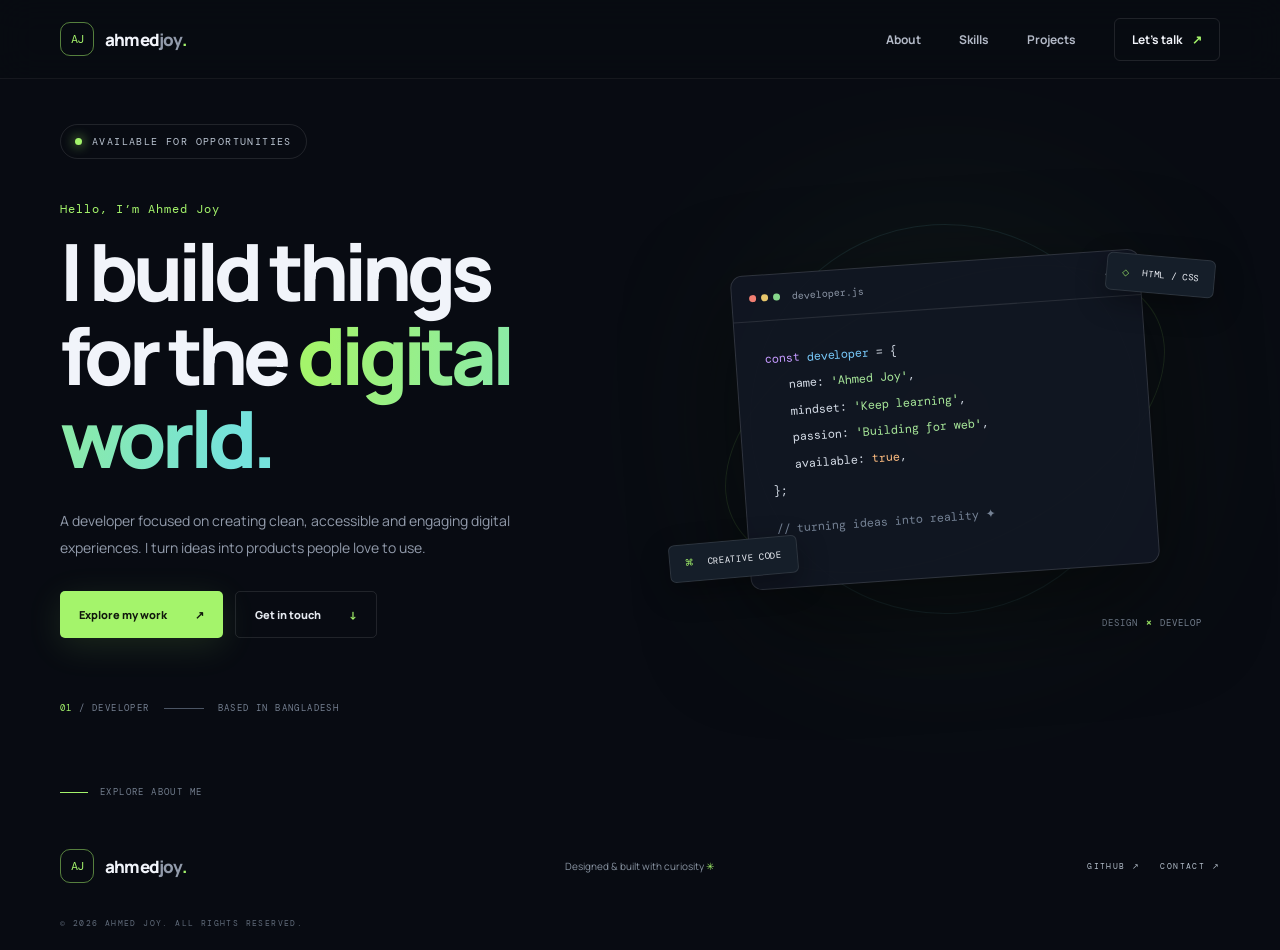
<file: index.html>
<!doctype html>
<html lang="en">
<head>
  <meta charset="UTF-8">
  <meta name="viewport" content="width=device-width, initial-scale=1.0">
  <meta name="theme-color" content="#080b12">
  <meta name="description" content="Ahmed Joy — developer crafting thoughtful digital experiences, modern websites and useful applications.">
  <title>Ahmed Joy — Developer & Creator</title>
  <link rel="preconnect" href="https://fonts.googleapis.com">
  <link rel="preconnect" href="https://fonts.gstatic.com" crossorigin>
  <link href="https://fonts.googleapis.com/css2?family=DM+Mono:wght@400;500&family=Manrope:wght@400;500;600;700;800&display=swap" rel="stylesheet">
  <link rel="stylesheet" href="styles.css">
  <script defer src="script.js"></script>
</head>
<body>
  <div class="scroll-progress" aria-hidden="true"></div>
  <header class="site-header">
    <nav class="nav container" aria-label="Main navigation">
      <a class="brand" href="index.html" aria-label="Ahmed Joy home"><span class="brand-mark">AJ</span><span>ahmed<span class="muted">joy</span><i>.</i></span></a>
      <button class="menu-toggle" aria-label="Open navigation" aria-expanded="false"><span></span><span></span></button>
      <div class="nav-links">
        <a href="about.html">About</a><a href="skills.html">Skills</a><a href="projects.html">Projects</a><a href="contact.html" class="nav-cta">Let’s talk <span>↗</span></a>
      </div>
    </nav>
  </header>

  <main>
    <section class="hero container" id="home">
      <div class="hero-copy">
        <div class="eyebrow"><span class="status-dot"></span> AVAILABLE FOR OPPORTUNITIES</div>
        <p class="hero-kicker">Hello, I’m Ahmed Joy</p>
        <h1>I build things<br>for the <span class="gradient-text">digital world.</span></h1>
        <p class="hero-description">A developer focused on creating clean, accessible and engaging digital experiences. I turn ideas into products people love to use.</p>
        <div class="hero-actions"><a class="button button-primary" href="projects.html">Explore my work <span>↗</span></a><a class="button button-ghost" href="contact.html">Get in touch <span>↓</span></a></div>
        <div class="hero-meta"><span><b>01</b> / DEVELOPER</span><span class="meta-line"></span><span>BASED IN BANGLADESH</span></div>
      </div>
      <div class="hero-art" aria-label="Abstract developer illustration">
        <div class="orbit orbit-one"></div><div class="orbit orbit-two"></div>
        <div class="glow"></div>
        <div class="code-card">
          <div class="code-top"><div class="window-dots"><i></i><i></i><i></i></div><span>developer.js</span><span class="code-menu">•••</span></div>
          <div class="code-body"><p><span class="code-purple">const</span> <span class="code-blue">developer</span> = {</p><p class="indent">name: <span class="code-green">'Ahmed Joy'</span>,</p><p class="indent">mindset: <span class="code-green">'Keep learning'</span>,</p><p class="indent">passion: <span class="code-green">'Building for web'</span>,</p><p class="indent">available: <span class="code-orange">true</span>,</p><p>};</p><p class="code-comment">// turning ideas into reality ✦</p><div class="terminal-cursor"></div></div>
        </div>
        <div class="floating-chip chip-html"><span>◇</span> HTML / CSS</div><div class="floating-chip chip-code"><span>⌘</span> CREATIVE CODE</div>
        <div class="hero-stamp"><span>DESIGN</span><b>×</b><span>DEVELOP</span></div>
      </div>
      <a class="scroll-hint" href="about.html"><span></span> EXPLORE ABOUT ME</a>
    </section>

    
  </main>
  <footer class="footer"><div class="container footer-inner"><a class="brand" href="index.html"><span class="brand-mark">AJ</span><span>ahmed<span class="muted">joy</span><i>.</i></span></a><p>Designed & built with curiosity <span>✳</span></p><div class="social-links"><a href="https://github.com/Ahmed-joy" target="_blank" rel="noreferrer">GITHUB ↗</a><a href="contact.html">CONTACT ↗</a></div><small>© <span id="year"></span> AHMED JOY. ALL RIGHTS RESERVED.</small></div></footer>
</body>
</html>
</file>
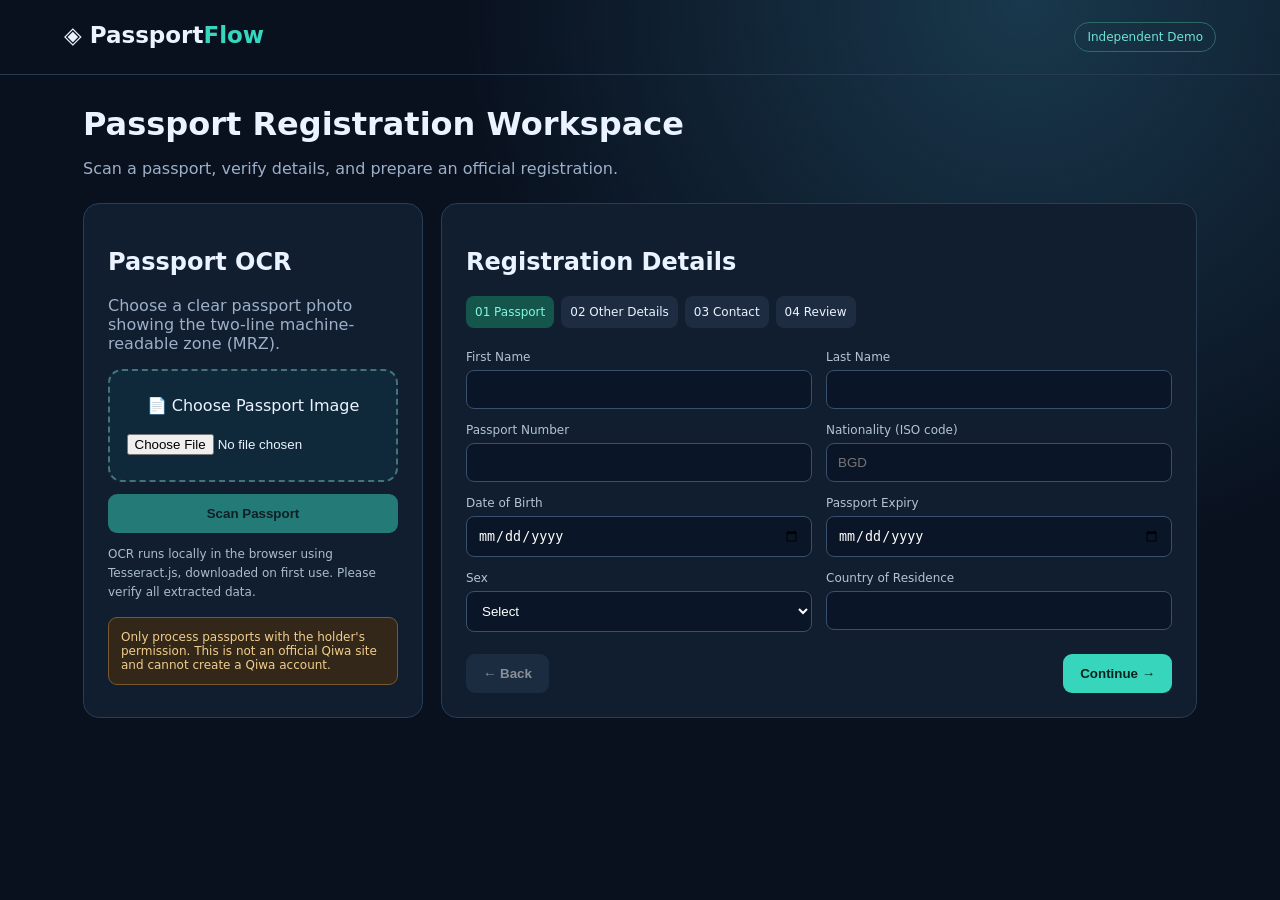
<file: passportflow/index.html>
<!doctype html>
<html lang="en"><meta charset="utf-8"><meta name="viewport" content="width=device-width,initial-scale=1">
<title>PassportFlow | Registration Workspace</title>
<style>
:root{font-family:Inter,system-ui,Arial;background:#09111f;color:#eaf3ff}*{box-sizing:border-box}body{margin:0;background:radial-gradient(circle at 80% 0,#19384c,transparent 45%),#09111f}header{padding:22px 5%;border-bottom:1px solid #283b50;display:flex;justify-content:space-between}header strong{font-size:23px}header em{color:#36d6bf;font-style:normal}.tag{color:#71e2d0;border:1px solid #2e6a64;border-radius:30px;padding:7px 12px;font-size:12px}main{max-width:1150px;margin:30px auto;padding:0 18px}h1{font-size:32px;margin-bottom:8px}p,.muted{color:#9db0c8}.layout{display:grid;grid-template-columns:340px 1fr;gap:18px;margin-top:25px}.panel{background:#101e30;border:1px solid #293d55;border-radius:16px;padding:24px}.upload{display:block;border:2px dashed #44737b;border-radius:14px;text-align:center;padding:25px 12px;cursor:pointer;background:#10293a}input[type=file]{max-width:100%}#preview{display:none;max-width:100%;max-height:200px;margin:14px auto;border-radius:8px}.steps{display:flex;gap:7px;flex-wrap:wrap;margin:16px 0 22px}.steps span{font-size:12px;padding:9px;background:#1d2c41;border-radius:8px}.steps .active{background:#14554c;color:#83f7df}.fields{display:grid;grid-template-columns:repeat(2,minmax(0,1fr));gap:14px}.field label{display:block;font-size:12px;color:#b4c3d6;margin-bottom:6px}.field input,.field select{width:100%;background:#0a1627;border:1px solid #38506b;color:#fff;padding:11px;border-radius:8px}.wide{grid-column:1/-1}.hidden{display:none!important}button,.button{background:#38d5bd;color:#09231e;border:0;border-radius:9px;padding:12px 17px;font-weight:750;cursor:pointer;text-decoration:none;display:inline-block}button:disabled{opacity:.5}.secondary{background:#293b50;color:#fff}.actions{display:flex;justify-content:space-between;margin-top:22px}.notice{font-size:12px;color:#aabbd0;line-height:1.6}.warn{background:#332719;border:1px solid #79582d;border-radius:9px;padding:12px;color:#f0ce8d;font-size:12px;margin-top:15px}.summary div{padding:9px 0;border-bottom:1px solid #283b50;overflow-wrap:anywhere}.summary b{display:inline-block;min-width:145px;color:#a7bbd2}@media(max-width:800px){.layout{grid-template-columns:1fr}}@media(max-width:500px){.fields{grid-template-columns:1fr}header{align-items:center}h1{font-size:25px}}
</style>
<header><strong>◈ Passport<em>Flow</em></strong><span class="tag">Independent Demo</span></header>
<main><h1>Passport Registration Workspace</h1><p>Scan a passport, verify details, and prepare an official registration.</p>
<div class="layout"><section class="panel"><h2>Passport OCR</h2><p class="muted">Choose a clear passport photo showing the two-line machine-readable zone (MRZ).</p><label class="upload">📄 Choose Passport Image<br><br><input id="file" type="file" accept="image/png,image/jpeg,image/webp"></label><img id="preview" alt="Passport preview"><button id="scan" style="width:100%;margin-top:12px" disabled>Scan Passport</button><p id="status" class="notice">OCR runs locally in the browser using Tesseract.js, downloaded on first use. Please verify all extracted data.</p><div class="warn">Only process passports with the holder's permission. This is not an official Qiwa site and cannot create a Qiwa account.</div></section>
<section class="panel"><h2>Registration Details</h2><div class="steps" id="steps"><span class="active">01 Passport</span><span>02 Other Details</span><span>03 Contact</span><span>04 Review</span></div>
<div id="page0" class="fields"><div class="field"><label>First Name</label><input id="first"></div><div class="field"><label>Last Name</label><input id="last"></div><div class="field"><label>Passport Number</label><input id="passport"></div><div class="field"><label>Nationality (ISO code)</label><input id="nationality" placeholder="BGD"></div><div class="field"><label>Date of Birth</label><input type="date" id="dob"></div><div class="field"><label>Passport Expiry</label><input type="date" id="expiry"></div><div class="field"><label>Sex</label><select id="sex"><option value="">Select</option><option>Male</option><option>Female</option><option>Unspecified</option></select></div><div class="field"><label>Country of Residence</label><input id="residence"></div></div>
<div id="page1" class="fields hidden"><div class="field wide"><label>Personal Photo</label><input id="photo" type="file" accept="image/*"></div><div class="field"><label>ID Number</label><input id="idNumber"></div><div class="field"><label>Education Level</label><select id="education"><option value="">Select</option><option>Unlearned</option><option>Learned (Can read and write)</option><option>Primary</option><option>Middle</option><option>Secondary</option><option>Diploma or more</option></select></div><div class="field"><label>Experience</label><select id="experience"><option value="">Select</option><option>Less than 3 years</option><option>3 - 5 years</option><option>More than 5 years</option><option>No experience</option></select></div><div class="field"><label>Training / Certifications</label><select id="training"><option>No certifications or training</option><option>BMET</option><option>NSDC</option><option>NAVTTC</option><option>Other</option></select></div></div>
<div id="page2" class="fields hidden"><div class="field wide"><label>Generated Email</label><input id="email" readonly></div><div class="field wide"><label>Generated Password (insecure pattern)</label><input id="password" readonly></div><div class="field wide"><label>Phone (optional)</label><input id="phone"></div><label class="wide"><input type="checkbox" id="consent"> I have permission to process this passport and reviewed its details.</label></div>
<div id="page3" class="hidden"><div id="summary" class="summary"></div><div class="warn">No Qiwa submission is performed. Complete CAPTCHA and email OTP on the official site.</div><button id="copy" class="secondary" style="margin-top:14px">Copy Data (no password)</button> <a class="button" href="https://svp-international.qiwa.sa/auth/register?role=labor" target="_blank" rel="noopener noreferrer">Open Qiwa ↗</a></div>
<div class="actions"><button id="back" class="secondary" disabled>← Back</button><button id="next">Continue →</button></div></section></div></main>
<script>
const $=id=>document.getElementById(id);let page=0,file;const ids=['first','last','passport','nationality','dob','expiry','sex','residence','idNumber','education','experience','training','email','password','phone'];const val=id=>$(id).value.trim();
function credentials(){let p=val('passport').toUpperCase().replace(/\s/g,'');$('email').value=p?p.toLowerCase()+'@yopmail.com':'';$('password').value=p&&val('first')?p+'@'+val('first')[0].toUpperCase():''}
['first','passport'].forEach(id=>$(id).addEventListener('input',credentials));
function show(){for(let i=0;i<4;i++)$('page'+i).classList.toggle('hidden',i!==page);document.querySelectorAll('#steps span').forEach((e,i)=>e.classList.toggle('active',i===page));$('back').disabled=page===0;$('next').classList.toggle('hidden',page===3);credentials();if(page===3){let rows=ids.filter(x=>x!=='password').map(x=>[x,val(x)]);$('summary').replaceChildren(...rows.map(([k,v])=>{let d=document.createElement('div'),b=document.createElement('b');b.textContent=k+': ';d.append(b,document.createTextNode(v||'—'));return d}))}}
$('next').onclick=()=>{if(page===2&&!$('consent').checked)return alert('Please confirm consent.');page=Math.min(page+1,3);show()};$('back').onclick=()=>{page=Math.max(0,page-1);show()};
$('copy').onclick=async()=>{try{await navigator.clipboard.writeText(ids.filter(x=>x!=='password').map(x=>x+': '+val(x)).join('\n'));alert('Copied without password')}catch{alert('Clipboard access unavailable')}};
$('file').onchange=e=>{file=e.target.files[0];$('scan').disabled=!file;if(file){let r=new FileReader;r.onload=()=>{$('preview').src=r.result;$('preview').style.display='block'};r.readAsDataURL(file)}};
function date6(s,expiry=false){if(!/^\d{6}$/.test(s))return '';let y=+s.slice(0,2),now=new Date().getFullYear(),year=Math.floor(now/100)*100+y;if(!expiry&&year>now)year-=100;if(expiry&&year<now-10)year+=100;return year+'-'+s.slice(2,4)+'-'+s.slice(4,6)}
function parseMRZ(t){let lines=t.toUpperCase().split(/\r?\n/).map(s=>s.replace(/\s/g,'').replace(/[^A-Z0-9<]/g,'')).filter(s=>s.length>=40);let i=lines.findIndex(s=>s.startsWith('P<'));if(i<0||!lines[i+1])throw Error('Passport MRZ not found. Please enter fields manually.');let a=lines[i].padEnd(44,'<'),b=lines[i+1].padEnd(44,'<'),n=a.slice(5).split('<<');$('last').value=(n[0]||'').replace(/</g,' ').trim();$('first').value=n.slice(1).join(' ').replace(/</g,' ').trim();$('passport').value=b.slice(0,9).replace(/</g,'');$('nationality').value=b.slice(10,13).replace(/</g,'');$('dob').value=date6(b.slice(13,19));$('expiry').value=date6(b.slice(21,27),true);$('sex').value=b[20]==='M'?'Male':b[20]==='F'?'Female':'Unspecified';credentials()}
$('scan').onclick=async()=>{if(!file)return;$('scan').disabled=true;$('status').textContent='Reading passport…';try{if(!window.Tesseract)await new Promise((ok,no)=>{let s=document.createElement('script');s.src='https://cdn.jsdelivr.net/npm/tesseract.js@5/dist/tesseract.min.js';s.onload=ok;s.onerror=()=>no(Error('OCR library could not load'));document.head.append(s)});let worker=await Tesseract.createWorker('eng');try{let r=await worker.recognize(file);parseMRZ(r.data.text)}finally{await worker.terminate()}$('status').textContent='OCR complete. Verify all fields.';page=0;show()}catch(e){$('status').textContent=e.message}finally{$('scan').disabled=false}};show();
</script></html>
</file>
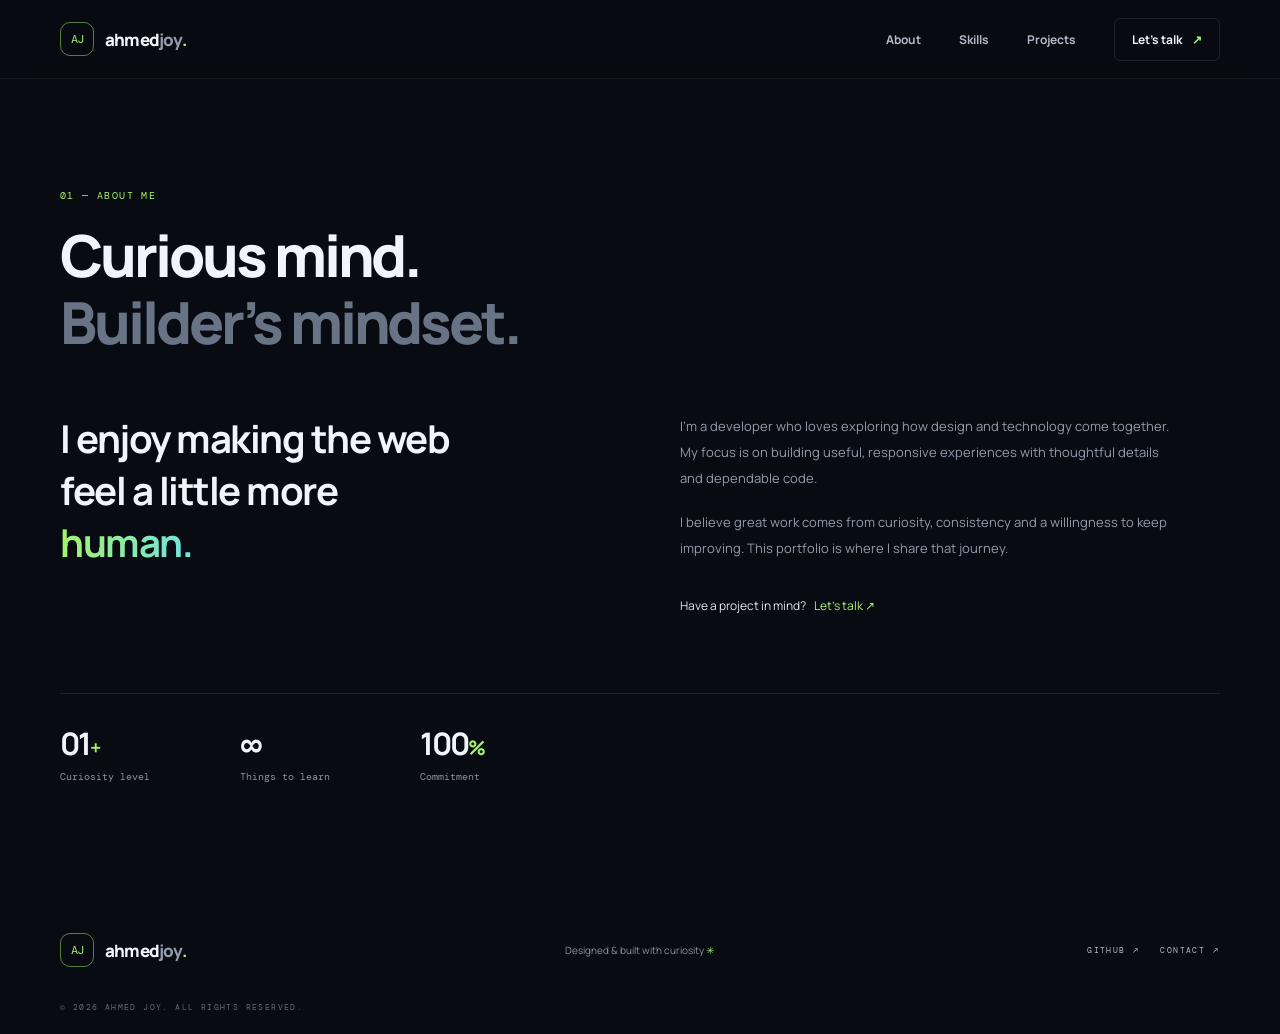
<file: about.html>
<!doctype html><html lang="en"><head><meta charset="UTF-8"><meta name="viewport" content="width=device-width, initial-scale=1"><meta name="theme-color" content="#080b12"><meta name="description" content="About — Ahmed Joy developer portfolio"><title>About | Ahmed Joy</title><link rel="preconnect" href="https://fonts.googleapis.com"><link rel="preconnect" href="https://fonts.gstatic.com" crossorigin><link href="https://fonts.googleapis.com/css2?family=DM+Mono:wght@400;500&family=Manrope:wght@400;500;600;700;800&display=swap" rel="stylesheet"><link rel="stylesheet" href="styles.css"><script defer src="script.js"></script></head><body><div class="scroll-progress" aria-hidden="true"></div><header class="site-header">
    <nav class="nav container" aria-label="Main navigation">
      <a class="brand" href="index.html" aria-label="Ahmed Joy home"><span class="brand-mark">AJ</span><span>ahmed<span class="muted">joy</span><i>.</i></span></a>
      <button class="menu-toggle" aria-label="Open navigation" aria-expanded="false"><span></span><span></span></button>
      <div class="nav-links">
        <a href="about.html">About</a><a href="skills.html">Skills</a><a href="projects.html">Projects</a><a href="contact.html" class="nav-cta">Let’s talk <span>↗</span></a>
      </div>
    </nav>
  </header><main class="inner-page"><section class="section container" id="about">
      <div class="section-heading"><p class="section-index">01 — ABOUT ME</p><h2>Curious mind.<br><span class="muted-heading">Builder’s mindset.</span></h2></div>
      <div class="about-grid"><div class="about-lead"><p class="large-copy">I enjoy making the web feel a little more <span class="gradient-text">human.</span></p></div><div class="about-text"><p>I’m a developer who loves exploring how design and technology come together. My focus is on building useful, responsive experiences with thoughtful details and dependable code.</p><p>I believe great work comes from curiosity, consistency and a willingness to keep improving. This portfolio is where I share that journey.</p><a class="text-link" href="contact.html">Have a project in mind? <span>Let’s talk ↗</span></a></div></div>
      <div class="stats-row"><div><strong>01<span>+</span></strong><small>Curiosity level</small></div><div><strong>∞</strong><small>Things to learn</small></div><div><strong>100<span>%</span></strong><small>Commitment</small></div></div>
    </section></main><footer class="footer"><div class="container footer-inner"><a class="brand" href="index.html"><span class="brand-mark">AJ</span><span>ahmed<span class="muted">joy</span><i>.</i></span></a><p>Designed & built with curiosity <span>✳</span></p><div class="social-links"><a href="https://github.com/Ahmed-joy" target="_blank" rel="noreferrer">GITHUB ↗</a><a href="contact.html">CONTACT ↗</a></div><small>© <span id="year"></span> AHMED JOY. ALL RIGHTS RESERVED.</small></div></footer></body></html>
</file>
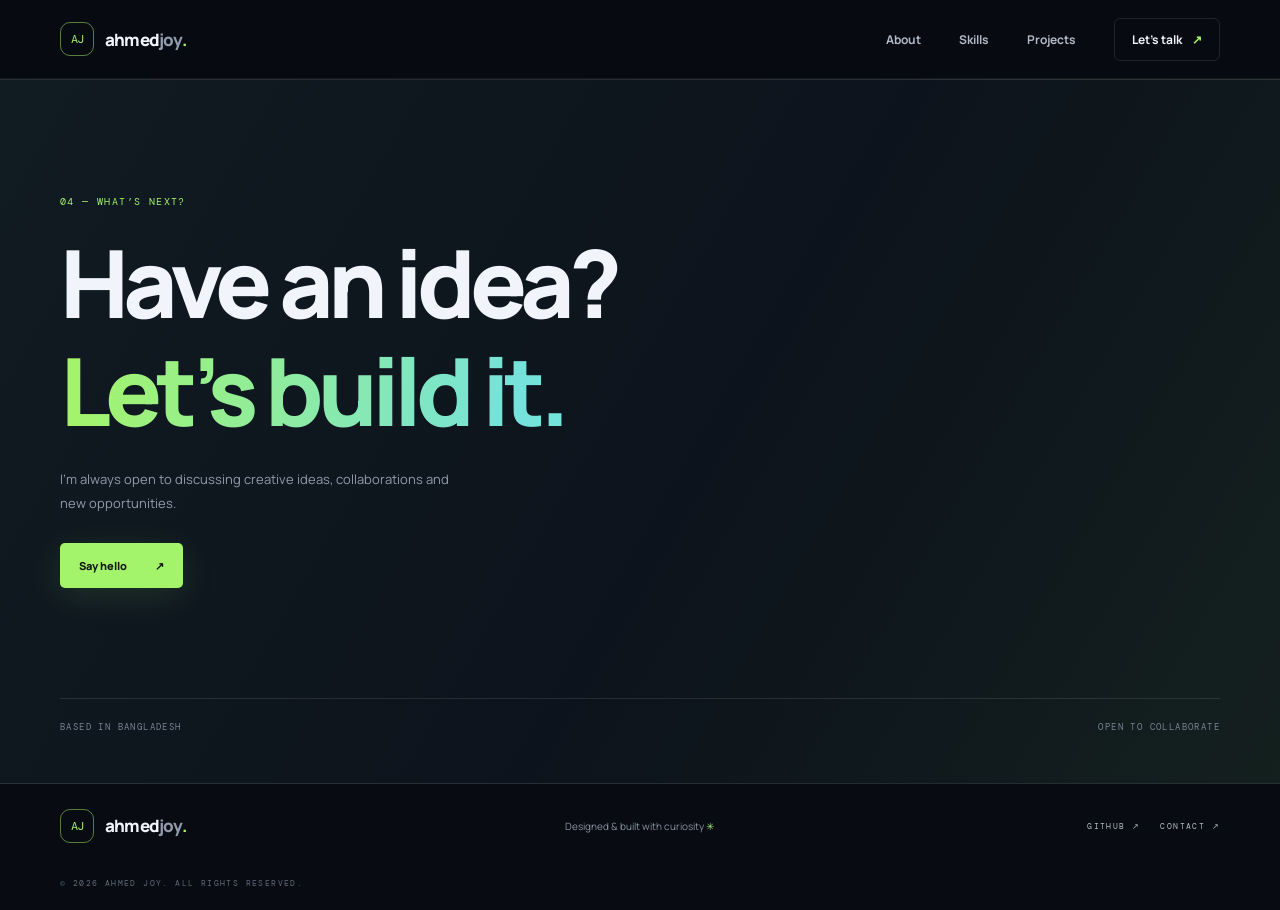
<file: contact.html>
<!doctype html><html lang="en"><head><meta charset="UTF-8"><meta name="viewport" content="width=device-width, initial-scale=1"><meta name="theme-color" content="#080b12"><meta name="description" content="Contact — Ahmed Joy developer portfolio"><title>Contact | Ahmed Joy</title><link rel="preconnect" href="https://fonts.googleapis.com"><link rel="preconnect" href="https://fonts.gstatic.com" crossorigin><link href="https://fonts.googleapis.com/css2?family=DM+Mono:wght@400;500&family=Manrope:wght@400;500;600;700;800&display=swap" rel="stylesheet"><link rel="stylesheet" href="styles.css"><script defer src="script.js"></script></head><body><div class="scroll-progress" aria-hidden="true"></div><header class="site-header">
    <nav class="nav container" aria-label="Main navigation">
      <a class="brand" href="index.html" aria-label="Ahmed Joy home"><span class="brand-mark">AJ</span><span>ahmed<span class="muted">joy</span><i>.</i></span></a>
      <button class="menu-toggle" aria-label="Open navigation" aria-expanded="false"><span></span><span></span></button>
      <div class="nav-links">
        <a href="about.html">About</a><a href="skills.html">Skills</a><a href="projects.html">Projects</a><a href="contact.html" class="nav-cta">Let’s talk <span>↗</span></a>
      </div>
    </nav>
  </header><main class="inner-page"><section class="contact-section" id="contact"><div class="container contact-inner"><p class="section-index">04 — WHAT’S NEXT?</p><h2>Have an idea?<br><span class="gradient-text">Let’s build it.</span></h2><p class="contact-copy">I’m always open to discussing creative ideas, collaborations and new opportunities.</p><a class="button button-primary" href="mailto:hello@example.com">Say hello <span>↗</span></a><div class="contact-bottom"><span>BASED IN BANGLADESH</span><span>OPEN TO COLLABORATE</span></div></div></section></main><footer class="footer"><div class="container footer-inner"><a class="brand" href="index.html"><span class="brand-mark">AJ</span><span>ahmed<span class="muted">joy</span><i>.</i></span></a><p>Designed & built with curiosity <span>✳</span></p><div class="social-links"><a href="https://github.com/Ahmed-joy" target="_blank" rel="noreferrer">GITHUB ↗</a><a href="contact.html">CONTACT ↗</a></div><small>© <span id="year"></span> AHMED JOY. ALL RIGHTS RESERVED.</small></div></footer></body></html>
</file>
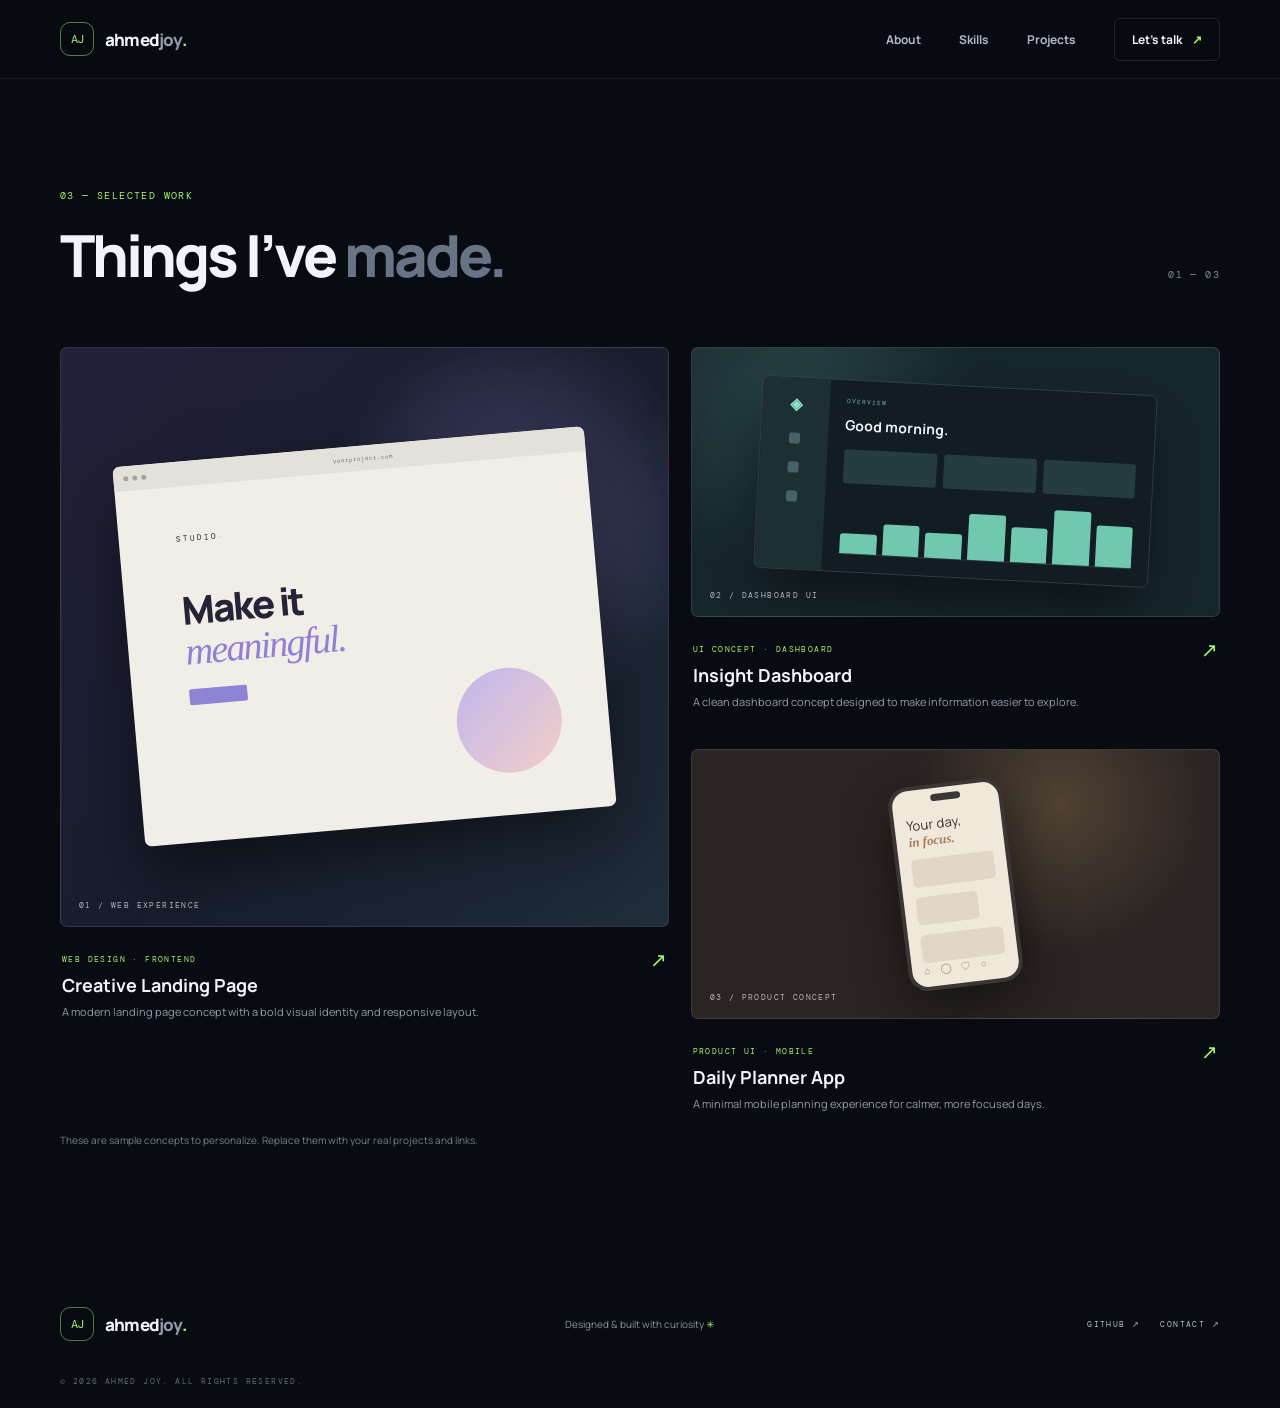
<file: projects.html>
<!doctype html><html lang="en"><head><meta charset="UTF-8"><meta name="viewport" content="width=device-width, initial-scale=1"><meta name="theme-color" content="#080b12"><meta name="description" content="Projects — Ahmed Joy developer portfolio"><title>Projects | Ahmed Joy</title><link rel="preconnect" href="https://fonts.googleapis.com"><link rel="preconnect" href="https://fonts.gstatic.com" crossorigin><link href="https://fonts.googleapis.com/css2?family=DM+Mono:wght@400;500&family=Manrope:wght@400;500;600;700;800&display=swap" rel="stylesheet"><link rel="stylesheet" href="styles.css"><script defer src="script.js"></script></head><body><div class="scroll-progress" aria-hidden="true"></div><header class="site-header">
    <nav class="nav container" aria-label="Main navigation">
      <a class="brand" href="index.html" aria-label="Ahmed Joy home"><span class="brand-mark">AJ</span><span>ahmed<span class="muted">joy</span><i>.</i></span></a>
      <button class="menu-toggle" aria-label="Open navigation" aria-expanded="false"><span></span><span></span></button>
      <div class="nav-links">
        <a href="about.html">About</a><a href="skills.html">Skills</a><a href="projects.html">Projects</a><a href="contact.html" class="nav-cta">Let’s talk <span>↗</span></a>
      </div>
    </nav>
  </header><main class="inner-page"><section class="section container" id="projects">
      <div class="section-heading projects-heading"><div><p class="section-index">03 — SELECTED WORK</p><h2>Things I’ve <span class="muted-heading">made.</span></h2></div><span class="project-count">01 — 03</span></div>
      <div class="projects-grid">
        <article class="project-card project-featured"><div class="project-visual visual-one"><div class="browser-frame"><div class="browser-bar"><i></i><i></i><i></i><span>yourproject.com</span></div><div class="browser-content"><div class="mini-brand">STUDIO<span>.</span></div><div class="mini-title">Make it<br><em>meaningful.</em></div><div class="mini-button"></div><div class="mini-shape"></div></div></div><span class="visual-label">01 / WEB EXPERIENCE</span></div><div class="project-info"><div><p class="project-type">WEB DESIGN · FRONTEND</p><h3>Creative Landing Page</h3><p>A modern landing page concept with a bold visual identity and responsive layout.</p></div><span class="project-arrow">↗</span></div></article>
        <article class="project-card"><div class="project-visual visual-two"><div class="dashboard-ui"><div class="dash-sidebar"><b>◈</b><i></i><i></i><i></i></div><div class="dash-main"><span>OVERVIEW</span><strong>Good morning.</strong><div class="dash-stats"><i></i><i></i><i></i></div><div class="dash-chart"><b></b><b></b><b></b><b></b><b></b><b></b><b></b></div></div></div><span class="visual-label">02 / DASHBOARD UI</span></div><div class="project-info"><div><p class="project-type">UI CONCEPT · DASHBOARD</p><h3>Insight Dashboard</h3><p>A clean dashboard concept designed to make information easier to explore.</p></div><span class="project-arrow">↗</span></div></article>
        <article class="project-card"><div class="project-visual visual-three"><div class="phone-ui"><div class="phone-notch"></div><div class="phone-greeting">Your day,<br><b>in focus.</b></div><div class="phone-task"></div><div class="phone-task short"></div><div class="phone-task"></div><div class="phone-nav">⌂　◯　♡　○</div></div><span class="visual-label">03 / PRODUCT CONCEPT</span></div><div class="project-info"><div><p class="project-type">PRODUCT UI · MOBILE</p><h3>Daily Planner App</h3><p>A minimal mobile planning experience for calmer, more focused days.</p></div><span class="project-arrow">↗</span></div></article>
      </div>
      <p class="project-disclaimer">These are sample concepts to personalize. Replace them with your real projects and links.</p>
    </section></main><footer class="footer"><div class="container footer-inner"><a class="brand" href="index.html"><span class="brand-mark">AJ</span><span>ahmed<span class="muted">joy</span><i>.</i></span></a><p>Designed & built with curiosity <span>✳</span></p><div class="social-links"><a href="https://github.com/Ahmed-joy" target="_blank" rel="noreferrer">GITHUB ↗</a><a href="contact.html">CONTACT ↗</a></div><small>© <span id="year"></span> AHMED JOY. ALL RIGHTS RESERVED.</small></div></footer></body></html>
</file>
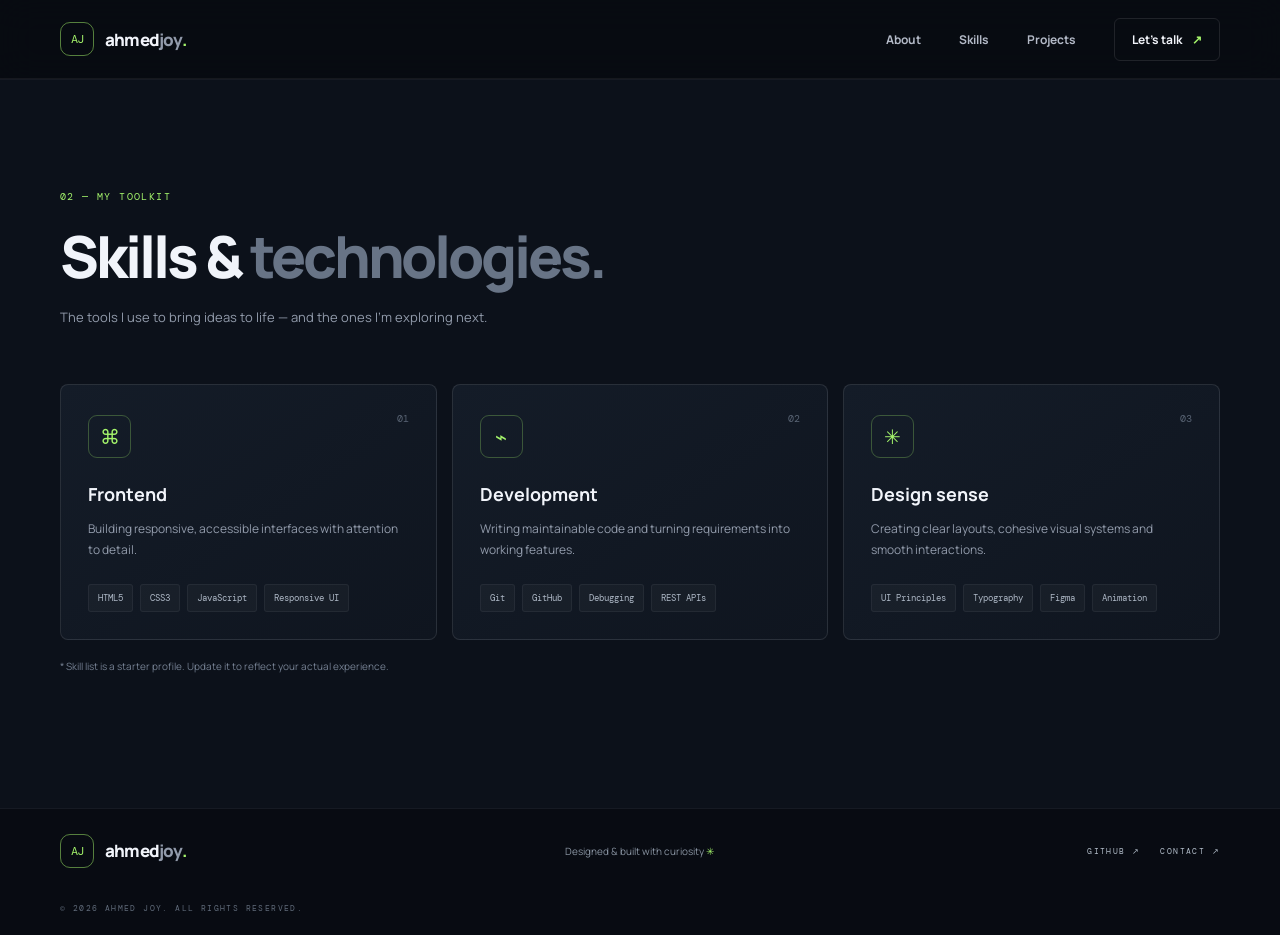
<file: skills.html>
<!doctype html><html lang="en"><head><meta charset="UTF-8"><meta name="viewport" content="width=device-width, initial-scale=1"><meta name="theme-color" content="#080b12"><meta name="description" content="Skills — Ahmed Joy developer portfolio"><title>Skills | Ahmed Joy</title><link rel="preconnect" href="https://fonts.googleapis.com"><link rel="preconnect" href="https://fonts.gstatic.com" crossorigin><link href="https://fonts.googleapis.com/css2?family=DM+Mono:wght@400;500&family=Manrope:wght@400;500;600;700;800&display=swap" rel="stylesheet"><link rel="stylesheet" href="styles.css"><script defer src="script.js"></script></head><body><div class="scroll-progress" aria-hidden="true"></div><header class="site-header">
    <nav class="nav container" aria-label="Main navigation">
      <a class="brand" href="index.html" aria-label="Ahmed Joy home"><span class="brand-mark">AJ</span><span>ahmed<span class="muted">joy</span><i>.</i></span></a>
      <button class="menu-toggle" aria-label="Open navigation" aria-expanded="false"><span></span><span></span></button>
      <div class="nav-links">
        <a href="about.html">About</a><a href="skills.html">Skills</a><a href="projects.html">Projects</a><a href="contact.html" class="nav-cta">Let’s talk <span>↗</span></a>
      </div>
    </nav>
  </header><main class="inner-page"><section class="section section-dark" id="skills"><div class="container">
      <div class="section-heading"><p class="section-index">02 — MY TOOLKIT</p><h2>Skills & <span class="muted-heading">technologies.</span></h2><p class="section-subtitle">The tools I use to bring ideas to life — and the ones I’m exploring next.</p></div>
      <div class="skills-grid">
        <article class="skill-card"><span class="skill-number">01</span><div class="skill-icon">⌘</div><h3>Frontend</h3><p>Building responsive, accessible interfaces with attention to detail.</p><div class="tags"><span>HTML5</span><span>CSS3</span><span>JavaScript</span><span>Responsive UI</span></div></article>
        <article class="skill-card"><span class="skill-number">02</span><div class="skill-icon">⌁</div><h3>Development</h3><p>Writing maintainable code and turning requirements into working features.</p><div class="tags"><span>Git</span><span>GitHub</span><span>Debugging</span><span>REST APIs</span></div></article>
        <article class="skill-card"><span class="skill-number">03</span><div class="skill-icon">✳</div><h3>Design sense</h3><p>Creating clear layouts, cohesive visual systems and smooth interactions.</p><div class="tags"><span>UI Principles</span><span>Typography</span><span>Figma</span><span>Animation</span></div></article>
      </div>
      <p class="skills-note">* Skill list is a starter profile. Update it to reflect your actual experience.</p>
    </div></section></main><footer class="footer"><div class="container footer-inner"><a class="brand" href="index.html"><span class="brand-mark">AJ</span><span>ahmed<span class="muted">joy</span><i>.</i></span></a><p>Designed & built with curiosity <span>✳</span></p><div class="social-links"><a href="https://github.com/Ahmed-joy" target="_blank" rel="noreferrer">GITHUB ↗</a><a href="contact.html">CONTACT ↗</a></div><small>© <span id="year"></span> AHMED JOY. ALL RIGHTS RESERVED.</small></div></footer></body></html>
</file>
<file: styles.css>
:root{--bg:#080b12;--panel:#10151f;--panel2:#131a26;--text:#f1f4fa;--muted:#929bab;--line:rgba(255,255,255,.1);--accent:#a4f46b;--cyan:#75e2dc;--font:'Manrope',sans-serif;--mono:'DM Mono',monospace}*{box-sizing:border-box}html{scroll-behavior:smooth;scroll-padding-top:90px}body{margin:0;background:var(--bg);color:var(--text);font-family:var(--font);-webkit-font-smoothing:antialiased}a{color:inherit;text-decoration:none}.container{width:min(1160px,calc(100% - 64px));margin-inline:auto}.scroll-progress{position:fixed;z-index:20;top:0;left:0;height:2px;width:0;background:linear-gradient(90deg,var(--accent),var(--cyan))}.site-header{position:sticky;top:0;z-index:15;background:rgba(8,11,18,.82);backdrop-filter:blur(18px);border-bottom:1px solid rgba(255,255,255,.06)}.nav{height:78px;display:flex;align-items:center;justify-content:space-between}.brand{display:inline-flex;align-items:center;gap:11px;font-size:17px;font-weight:800;letter-spacing:-.8px}.brand-mark{width:34px;height:34px;display:grid;place-items:center;border:1px solid rgba(164,244,107,.5);border-radius:10px;color:var(--accent);font:12px var(--mono);letter-spacing:-1px}.brand .muted,.muted{color:var(--muted)}.brand i{font-style:normal;color:var(--accent)}.nav-links{display:flex;align-items:center;gap:38px;color:#b3bac7;font-size:12px;font-weight:700}.nav-links a{transition:color .2s}.nav-links a:hover{color:var(--accent)}.nav-cta{padding:12px 17px;border:1px solid var(--line);border-radius:6px;color:var(--text)!important}.nav-cta span{color:var(--accent);margin-left:8px}.menu-toggle{display:none;background:none;border:0}.hero{min-height:680px;display:grid;grid-template-columns:1.05fr .95fr;align-items:center;position:relative;padding-top:45px;padding-bottom:110px}.hero-copy{position:relative;z-index:2}.eyebrow,.section-index,.hero-meta,.scroll-hint,.project-type,.visual-label,.project-count,.contact-bottom,.footer small,.social-links{font:10px var(--mono);letter-spacing:1.4px}.eyebrow{display:inline-flex;align-items:center;gap:10px;color:#bac4d1;border:1px solid var(--line);border-radius:30px;padding:10px 14px}.status-dot{width:7px;height:7px;border-radius:50%;background:var(--accent);box-shadow:0 0 12px var(--accent)}.hero-kicker{margin:42px 0 13px;color:var(--accent);font:12px var(--mono);letter-spacing:1px}.hero h1{font-size:clamp(48px,6.2vw,79px);line-height:1.06;letter-spacing:-5px;margin:0;font-weight:800}.gradient-text{background:linear-gradient(100deg,#a4f46b 5%,#75e2dc 90%);-webkit-background-clip:text;background-clip:text;color:transparent}.hero-description{max-width:490px;color:var(--muted);font-size:14px;line-height:1.9;margin:27px 0 30px}.hero-actions{display:flex;gap:12px;flex-wrap:wrap}.button{display:inline-flex;align-items:center;gap:28px;padding:15px 19px;border-radius:5px;font-size:11px;font-weight:800;transition:transform .2s,box-shadow .2s}.button:hover{transform:translateY(-3px)}.button-primary{background:var(--accent);color:#10170c;box-shadow:0 8px 35px rgba(164,244,107,.12)}.button-primary:hover{box-shadow:0 12px 35px rgba(164,244,107,.24)}.button-ghost{border:1px solid var(--line);color:#e5e9ef}.button-ghost span{color:var(--accent)}.hero-meta{display:flex;align-items:center;gap:14px;color:#747f90;margin-top:64px;font-size:9px}.hero-meta b{color:var(--accent);font-weight:400}.meta-line{width:40px;height:1px;background:#4b5564}.hero-art{height:470px;position:relative;display:grid;place-items:center}.glow{position:absolute;width:300px;height:300px;background:#8ce878;filter:blur(130px);opacity:.12;border-radius:50%}.orbit{position:absolute;border:1px solid rgba(164,244,107,.13);border-radius:50%;transform:rotate(-25deg)}.orbit-one{width:470px;height:260px}.orbit-two{width:390px;height:390px;border-color:rgba(117,226,220,.1)}.code-card{position:relative;z-index:1;width:min(410px,90%);background:rgba(17,23,34,.94);border:1px solid rgba(255,255,255,.13);border-radius:12px;box-shadow:0 35px 100px #0008;transform:rotate(-4deg);animation:float 7s ease-in-out infinite}.code-top{height:46px;display:flex;align-items:center;gap:12px;padding:0 17px;border-bottom:1px solid var(--line);color:#8b95a5;font:10px var(--mono)}.window-dots{display:flex;gap:5px}.window-dots i{width:7px;height:7px;border-radius:50%;background:#f17e72}.window-dots i:nth-child(2){background:#e7c66b}.window-dots i:nth-child(3){background:#86d78b}.code-menu{margin-left:auto}.code-body{padding:25px 28px 28px;font:12px/2.2 var(--mono);color:#d5dce7}.code-body p{margin:0}.indent{padding-left:23px}.code-purple{color:#c59aff}.code-blue{color:#78c9fa}.code-green{color:#a8e89a}.code-orange{color:#ffbd80}.code-comment{color:#758295;margin-top:12px!important}.terminal-cursor{width:7px;height:14px;background:var(--accent);margin:3px 0 0 2px;animation:blink 1s steps(2) infinite}.floating-chip{position:absolute;z-index:2;background:#151e29;border:1px solid var(--line);padding:12px 15px;border-radius:6px;font:9px var(--mono);letter-spacing:.7px;box-shadow:0 10px 30px #0005}.floating-chip span{color:var(--accent);margin-right:7px}.chip-html{top:72px;right:5px;transform:rotate(5deg)}.chip-code{bottom:76px;left:0;transform:rotate(-5deg)}.hero-stamp{position:absolute;bottom:25px;right:18px;display:flex;align-items:center;gap:8px;color:#7b8797;font:9px var(--mono);letter-spacing:1px}.hero-stamp b{color:var(--accent)}.scroll-hint{position:absolute;bottom:26px;left:0;display:flex;align-items:center;gap:12px;color:#727d8d;font-size:9px}.scroll-hint span{width:28px;height:1px;background:var(--accent)}.section{padding-top:125px;padding-bottom:125px}.section-heading{margin-bottom:58px}.section-index{color:var(--accent);margin:0 0 20px}.section-heading h2,.contact-inner h2{font-size:clamp(36px,5vw,58px);letter-spacing:-3px;line-height:1.15;margin:0;font-weight:800}.muted-heading{color:#687486}.about-grid{display:grid;grid-template-columns:1fr 1fr;gap:80px}.large-copy{font-size:clamp(27px,3vw,39px);line-height:1.35;letter-spacing:-1.5px;font-weight:700;max-width:400px;margin:0}.about-text{max-width:490px;color:var(--muted);font-size:13px;line-height:2}.about-text p{margin:0 0 18px}.text-link{display:inline-flex;gap:8px;margin-top:15px;color:#dfe6ed;font-size:12px}.text-link span{color:var(--accent)}.stats-row{display:flex;gap:90px;border-top:1px solid var(--line);margin-top:75px;padding-top:28px}.stats-row div{display:grid;gap:6px}.stats-row strong{font-size:31px;letter-spacing:-2px}.stats-row strong span{color:var(--accent);font-size:20px}.stats-row small{font:10px var(--mono);color:#8791a0}.section-dark{background:#0c111a;border-top:1px solid rgba(255,255,255,.04);border-bottom:1px solid rgba(255,255,255,.04)}.section-subtitle{color:var(--muted);font-size:13px;margin:18px 0 0}.skills-grid{display:grid;grid-template-columns:repeat(3,1fr);gap:15px}.skill-card{position:relative;padding:30px 27px 27px;background:linear-gradient(145deg,#141c28,#0f151f);border:1px solid var(--line);border-radius:8px;transition:transform .25s,border-color .25s}.skill-card:hover{transform:translateY(-6px);border-color:rgba(164,244,107,.4)}.skill-number{position:absolute;top:27px;right:27px;color:#596474;font:10px var(--mono)}.skill-icon{width:43px;height:43px;display:grid;place-items:center;border:1px solid rgba(164,244,107,.28);border-radius:9px;color:var(--accent);font-size:20px}.skill-card h3{font-size:18px;margin:24px 0 10px}.skill-card p{color:var(--muted);font-size:12px;line-height:1.8;min-height:44px}.tags{display:flex;flex-wrap:wrap;gap:7px;margin-top:22px}.tags span{font:9px var(--mono);color:#aeb8c6;background:#ffffff08;border:1px solid #ffffff0d;padding:7px 9px;border-radius:3px}.skills-note,.project-disclaimer{color:#758092;font-size:10px;margin-top:19px}.projects-heading{display:flex;align-items:end;justify-content:space-between}.project-count{color:#7f8b9b;padding-bottom:8px}.projects-grid{display:grid;grid-template-columns:1.15fr 1fr;gap:38px 22px}.project-card{min-width:0}.project-featured{grid-row:span 2}.project-visual{height:270px;position:relative;overflow:hidden;border:1px solid var(--line);border-radius:7px;display:grid;place-items:center}.project-featured .project-visual{height:580px}.visual-one{background:radial-gradient(circle at 75% 30%,#b1a5ff55,transparent 32%),linear-gradient(135deg,#22213a,#171d2c 55%,#202d3a)}.browser-frame{width:78%;height:66%;background:#f1eee8;border-radius:7px;box-shadow:0 25px 70px #0007;overflow:hidden;transform:rotate(-5deg);transition:transform .5s}.project-card:hover .browser-frame{transform:rotate(-2deg) scale(1.03)}.browser-bar{height:25px;background:#e4e0da;display:flex;align-items:center;gap:4px;padding:0 10px}.browser-bar i{width:5px;height:5px;border-radius:50%;background:#a8a29a}.browser-bar span{font:6px var(--mono);color:#807b75;margin:auto}.browser-content{height:calc(100% - 25px);position:relative;padding:10% 12%;color:#252336}.mini-brand{font:8px var(--mono);letter-spacing:2px}.mini-brand span{color:#a4a0ed}.mini-title{font-size:clamp(22px,3vw,42px);line-height:1.03;font-weight:800;letter-spacing:-2px;margin-top:13%}.mini-title em{font-family:Georgia,serif;font-weight:400;color:#8d80d5}.mini-button{width:58px;height:16px;background:#8f83d5;border-radius:2px;margin-top:18px}.mini-shape{position:absolute;width:105px;height:105px;border-radius:50%;right:10%;bottom:12%;background:linear-gradient(135deg,#b4a9f0,#f3c6c0);opacity:.8}.visual-two{background:radial-gradient(circle at 20% 20%,#6dc4bd33,transparent 38%),#17262c}.dashboard-ui{width:75%;height:72%;display:flex;background:#111c23;border:1px solid #ffffff22;border-radius:7px;box-shadow:0 25px 60px #0007;overflow:hidden;transform:rotate(3deg);transition:transform .5s}.project-card:hover .dashboard-ui{transform:rotate(0) scale(1.03)}.dash-sidebar{width:17%;background:#1c3034;display:flex;align-items:center;flex-direction:column;gap:18px;padding-top:15px}.dash-sidebar b{color:#8be0c6}.dash-sidebar i{width:11px;height:11px;border-radius:3px;background:#476267}.dash-main{padding:17px;width:83%;display:flex;flex-direction:column}.dash-main>span{font:6px var(--mono);color:#86b9ae;letter-spacing:1px}.dash-main>strong{font-size:14px;margin-top:10px}.dash-stats{display:flex;gap:7px;margin-top:15px}.dash-stats i{height:34px;flex:1;background:#263d40;border-radius:3px}.dash-chart{height:70px;display:flex;align-items:end;gap:6px;margin-top:13px;border-bottom:1px solid #ffffff20}.dash-chart b{flex:1;height:35%;background:#70c9ae;border-radius:3px 3px 0 0}.dash-chart b:nth-child(2){height:55%}.dash-chart b:nth-child(3){height:44%}.dash-chart b:nth-child(4){height:80%}.dash-chart b:nth-child(5){height:62%}.dash-chart b:nth-child(6){height:95%}.dash-chart b:nth-child(7){height:72%}.visual-three{background:radial-gradient(circle at 70% 20%,#e5b87933,transparent 35%),#2a2422}.phone-ui{width:115px;height:205px;border:4px solid #393635;border-radius:20px;background:#f1e8dc;position:relative;padding:28px 12px 10px;color:#39322d;box-shadow:0 20px 50px #0007;transform:rotate(-7deg);transition:transform .5s}.project-card:hover .phone-ui{transform:rotate(-2deg) scale(1.04)}.phone-notch{position:absolute;top:6px;left:39px;width:30px;height:7px;border-radius:8px;background:#393635}.phone-greeting{font-size:13px;line-height:1.2}.phone-greeting b{font-family:Georgia,serif;font-style:italic;color:#a37d54}.phone-task{height:28px;background:#e1d6c8;border-radius:5px;margin-top:10px}.phone-task.short{width:75%}.phone-nav{position:absolute;bottom:9px;font-size:10px;color:#9b8066}.visual-label{position:absolute;bottom:16px;left:18px;color:#ffffffaa;font-size:8px}.project-info{display:flex;justify-content:space-between;gap:15px;padding:19px 2px 0}.project-type{font-size:8px;color:var(--accent)}.project-info h3{font-size:18px;margin:9px 0 6px}.project-info p:not(.project-type){font-size:11px;line-height:1.7;color:var(--muted);max-width:430px;margin:0}.project-arrow{font-size:20px;color:var(--accent)}.contact-section{background:linear-gradient(120deg,#111b22,#0c131c 55%,#14201e);border-top:1px solid var(--line);border-bottom:1px solid var(--line);padding:115px 0 50px;overflow:hidden}.contact-inner{position:relative}.contact-inner h2{font-size:clamp(52px,8vw,94px);letter-spacing:-6px;margin:0}.contact-copy{max-width:390px;color:var(--muted);font-size:13px;line-height:1.8;margin:24px 0 28px}.contact-bottom{display:flex;justify-content:space-between;border-top:1px solid var(--line);margin-top:110px;padding-top:22px;color:#788494;font-size:9px}.footer{padding:25px 0 22px}.footer-inner{display:grid;grid-template-columns:1fr 1fr 1fr;align-items:center;gap:20px}.footer p{color:#8994a2;font-size:10px;text-align:center}.footer p span{color:var(--accent)}.social-links{display:flex;justify-content:flex-end;gap:20px;font-size:8px;color:#b2bdc9}.social-links a:hover{color:var(--accent)}.footer small{grid-column:1/-1;color:#606b7a;font-size:8px;margin-top:15px}.reveal{opacity:0;transform:translateY(22px);transition:opacity .7s ease,transform .7s ease}.reveal.visible{opacity:1;transform:translateY(0)}@keyframes float{0%,100%{transform:translateY(0) rotate(-4deg)}50%{transform:translateY(-13px) rotate(-2deg)}}@keyframes blink{50%{opacity:0}}@media(max-width:850px){.hero{grid-template-columns:1fr;min-height:auto;padding-top:90px;padding-bottom:110px}.hero-art{height:390px;margin-top:25px}.hero-copy{max-width:650px}.hero-meta{margin-top:40px}.scroll-hint{bottom:28px}.about-grid{gap:35px}.stats-row{gap:50px}.projects-grid{grid-template-columns:1fr 1fr}.project-featured{grid-row:auto;grid-column:1/-1}.project-featured .project-visual{height:420px}.footer-inner{grid-template-columns:1fr 1fr}.footer p{display:none}.social-links{grid-column:2;grid-row:1}.footer small{grid-column:1/-1}}@media(max-width:600px){.container{width:min(100% - 38px,480px)}.nav{height:68px}.menu-toggle{display:flex;flex-direction:column;gap:6px;padding:10px}.menu-toggle span{width:23px;height:1px;background:#e9eef5}.nav-links{display:none;position:absolute;top:68px;left:0;right:0;background:#0d131d;padding:22px 24px 28px;flex-direction:column;align-items:stretch;gap:22px;border-bottom:1px solid var(--line)}.nav-links.open{display:flex}.nav-cta{text-align:center}.hero{padding-top:70px}.hero h1{font-size:clamp(46px,12vw,65px);letter-spacing:-3.5px}.hero-description{font-size:13px}.hero-art{height:320px;margin-top:15px}.code-card{width:90%}.code-body{font-size:10px;padding:20px}.orbit-one{width:330px;height:200px}.orbit-two{width:290px;height:290px}.chip-html{right:-4px;top:40px}.chip-code{left:-5px;bottom:42px}.hero-stamp{right:0;bottom:0}.hero-meta{font-size:8px;gap:9px}.section{padding-top:85px;padding-bottom:85px}.section-heading{margin-bottom:38px}.section-heading h2{letter-spacing:-2px}.about-grid{grid-template-columns:1fr;gap:25px}.large-copy{font-size:31px}.stats-row{gap:0;justify-content:space-between;margin-top:48px}.stats-row strong{font-size:26px}.stats-row small{font-size:8px}.skills-grid{grid-template-columns:1fr}.skill-card{padding:25px}.skill-card p{min-height:0}.projects-heading{align-items:start}.projects-grid{grid-template-columns:1fr;gap:32px}.project-featured{grid-column:auto}.project-featured .project-visual{height:360px}.project-visual{height:250px}.contact-section{padding-top:85px}.contact-inner h2{font-size:clamp(49px,13vw,70px);letter-spacing:-4px}.contact-bottom{margin-top:75px;font-size:7px;gap:15px}.footer-inner{grid-template-columns:1fr auto}.social-links{grid-column:2;gap:12px;font-size:7px}.footer small{font-size:7px}}@media(prefers-reduced-motion:reduce){*,*::before,*::after{scroll-behavior:auto!important;animation-duration:.01ms!important;animation-iteration-count:1!important;transition-duration:.01ms!important}.reveal{opacity:1;transform:none}}
.inner-page{min-height:calc(100vh - 220px)}.inner-page>.section{padding-top:110px}.inner-page>.contact-section{min-height:calc(100vh - 200px)}.nav-links a[aria-current="page"]{color:var(--accent)}
</file>
